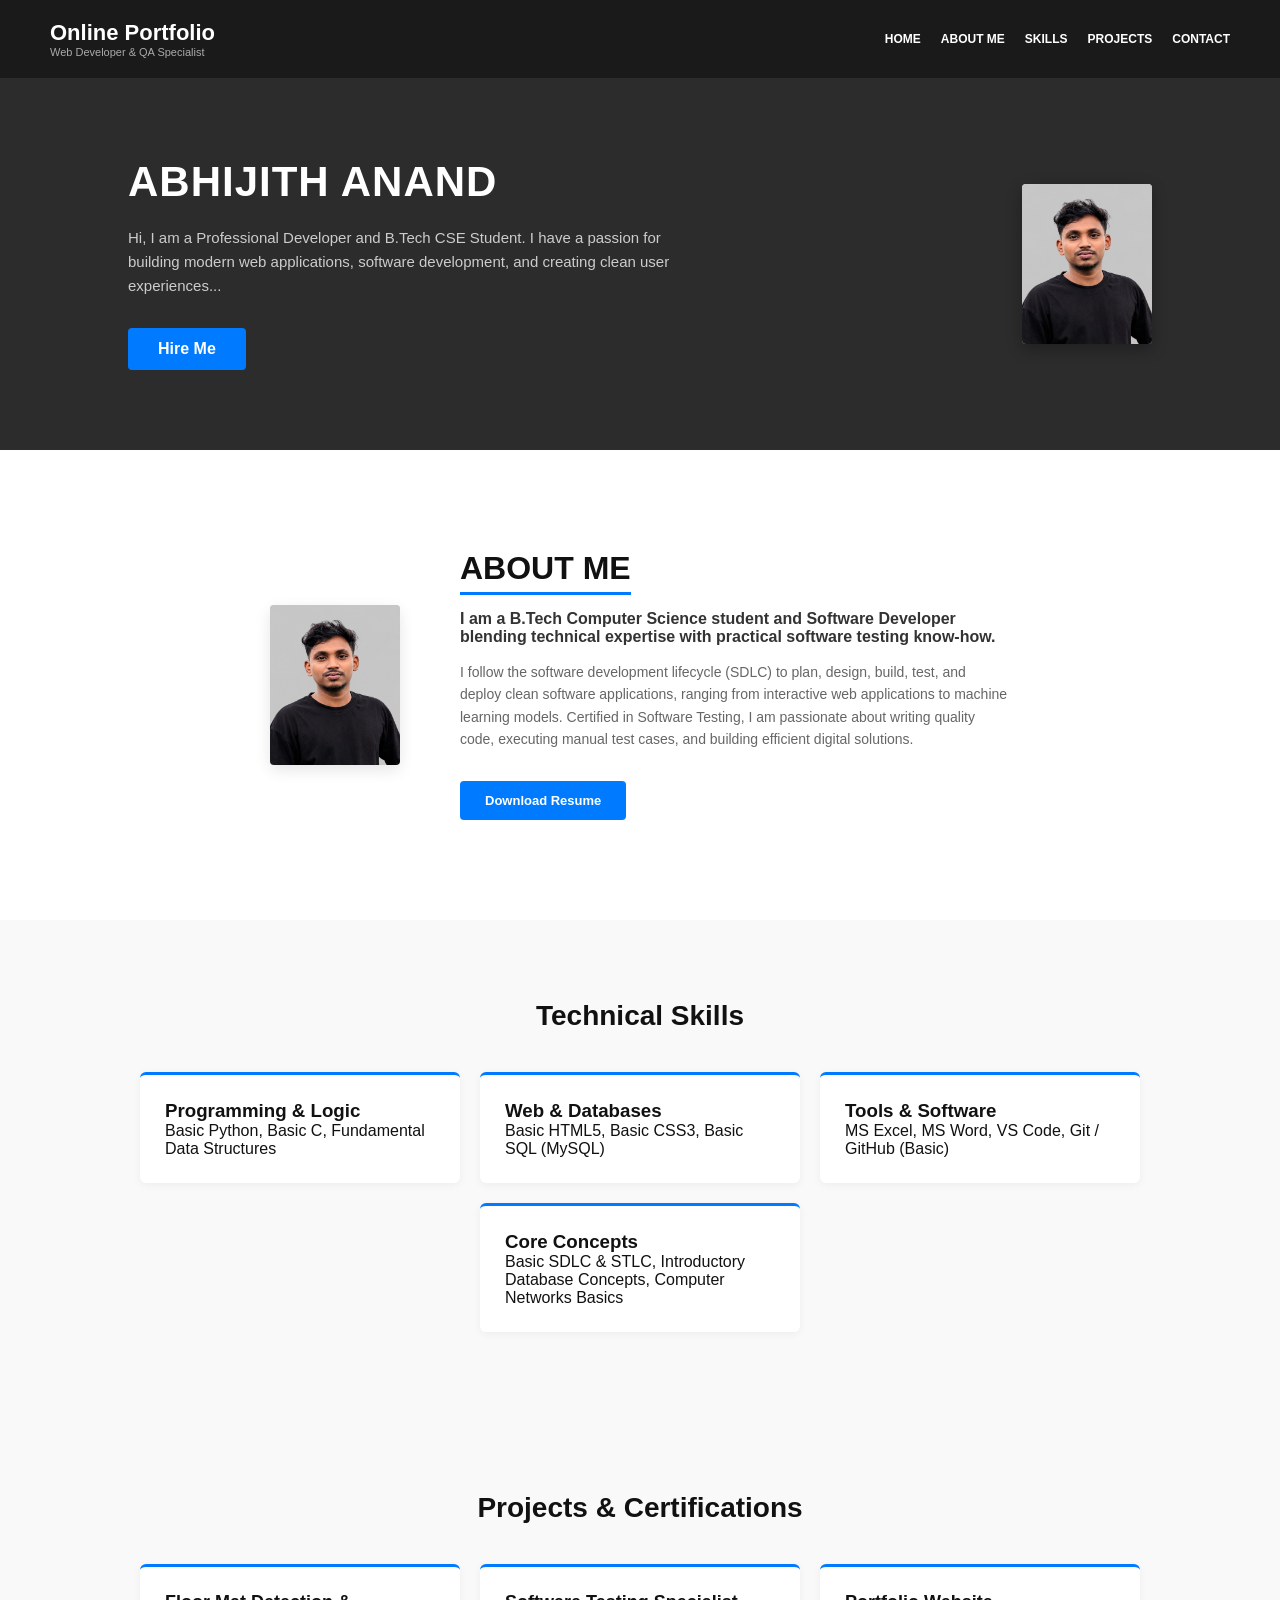
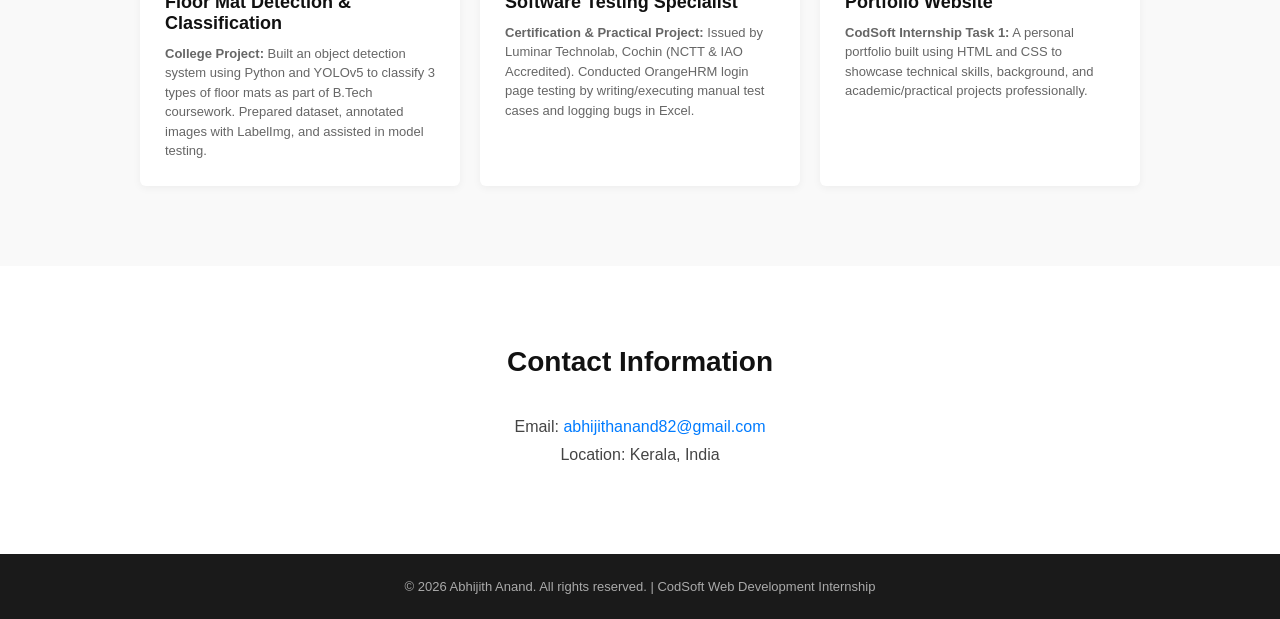
<file: Task-1_Portfolio/index.html>
<!DOCTYPE html>
<html lang="en">
<head>
    <meta charset="UTF-8">
    <meta name="viewport" content="width=device-width, initial-scale=1.0">
    <title>Portfolio - Abhijith Anand</title>
    <link rel="stylesheet" href="style.css">
</head>
<body>

    <!-- 1. Header Section -->
    <header class="navbar">
        <div class="nav-brand">
            <h2>Online Portfolio</h2>
            <p>Web Developer & QA Specialist</p>
        </div>
        <nav class="nav-links">
            <a href="#home">HOME</a>
            <a href="#about">ABOUT ME</a>
            <a href="#skill">SKILLS</a>
            <a href="#works">PROJECTS</a>
            <a href="#contact">CONTACT</a>
        </nav>
    </header>

    <!-- Hero / Intro Section -->
    <section id="home" class="hero-section">
        <div class="hero-text">
            <h1>ABHIJITH ANAND</h1>
            <p>Hi, I am a Professional Developer and B.Tech CSE Student. I have a passion for building modern web applications, software development, and creating clean user experiences...</p>
            <a href="#contact" class="btn-hire">Hire Me</a>
        </div>
        <div class="hero-image-box">
            <img src="assets/profile.jpg" alt="Abhijith Anand">
        </div>
    </section>

   <!-- 2. About Section -->
    <section id="about" class="about-section">
        <div class="about-image-box">
            <img src="assets/profile.jpg" alt="Abhijith Anand">
        </div>
        <div class="about-content">
            <h2>ABOUT ME</h2>
            <p class="about-lead">I am a B.Tech Computer Science student and Software Developer blending technical expertise with practical software testing know-how.</p>
            <p class="about-desc">I follow the software development lifecycle (SDLC) to plan, design, build, test, and deploy clean software applications, ranging from interactive web applications to machine learning models. Certified in Software Testing, I am passionate about writing quality code, executing manual test cases, and building efficient digital solutions.</p>
            
            <!-- 5. Resume Section -->
           

<a href="assets/Professional%20Resume.pdf" download class="resume-btn">Download Resume</a>
        </div>
    </section>

    <!-- 3. Skills Section -->
    <section id="skill" class="skills-section">
        <h2>Technical Skills</h2>
        <div class="skills-grid">
            <div class="skill-card">
                <h3>Programming & Logic</h3>
                <p>Basic Python, Basic C, Fundamental Data Structures</p>
            </div>
            <div class="skill-card">
                <h3>Web & Databases</h3>
                <p>Basic HTML5, Basic CSS3, Basic SQL (MySQL)</p>
            </div>
            <div class="skill-card">
                <h3>Tools & Software</h3>
                <p>MS Excel, MS Word, VS Code, Git / GitHub (Basic)</p>
            </div>
            <div class="skill-card">
                <h3>Core Concepts</h3>
                <p>Basic SDLC & STLC, Introductory Database Concepts, Computer Networks Basics</p>
            </div>
        </div>
    </section>

    <!-- 4. Projects & Certifications Section -->
    <section id="works" class="projects-section">
        <h2>Projects & Certifications</h2>
        <div class="projects-grid">
            
            <!-- Project 1 -->
            <div class="project-card">
                <h3>Floor Mat Detection & Classification</h3>
                <p><strong>College Project:</strong> Built an object detection system using Python and YOLOv5 to classify 3 types of floor mats as part of B.Tech coursework. Prepared dataset, annotated images with LabelImg, and assisted in model testing.</p>
            </div>

            <!-- Project 2 -->
            <div class="project-card">
                <h3>Software Testing Specialist</h3>
                <p><strong>Certification & Practical Project:</strong> Issued by Luminar Technolab, Cochin (NCTT & IAO Accredited). Conducted OrangeHRM login page testing by writing/executing manual test cases and logging bugs in Excel.</p>
            </div>

            <!-- Project 3 -->
            <div class="project-card">
                <h3>Portfolio Website</h3>
                <p><strong>CodSoft Internship Task 1:</strong> A personal portfolio built using HTML and CSS to showcase technical skills, background, and academic/practical projects professionally.</p>
            </div>

        </div>
    </section>

    <!-- 6. Contact Section -->
    <section id="contact" class="contact-section">
        <h2>Contact Information</h2>
        <p>Email: <a href="mailto:abhijithanand82@gmail.com">abhijithanand82@gmail.com</a></p>
        <p>Location: Kerala, India</p>
    </section>

    <!-- 7. Footer -->
    <footer>
        <p>&copy; 2026 Abhijith Anand. All rights reserved. | CodSoft Web Development Internship</p>
    </footer>

</body>
</html>
</file>
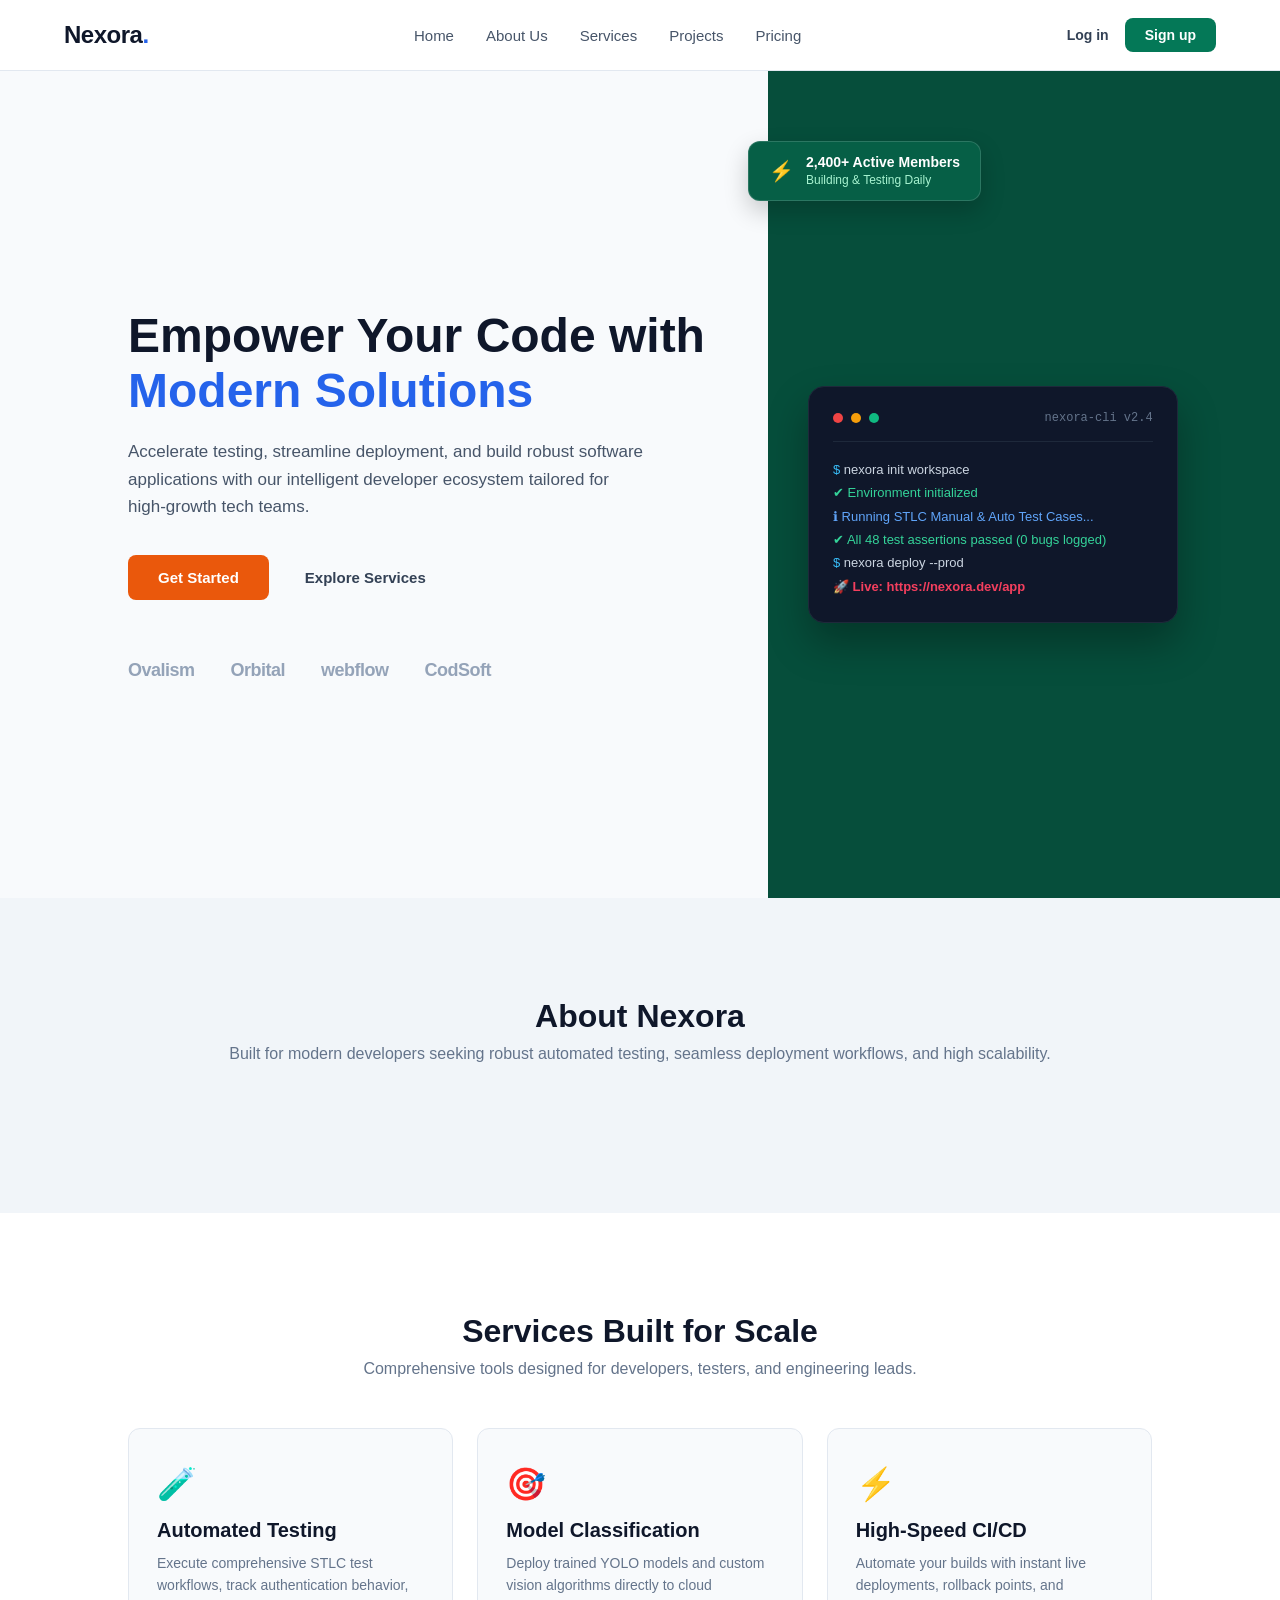
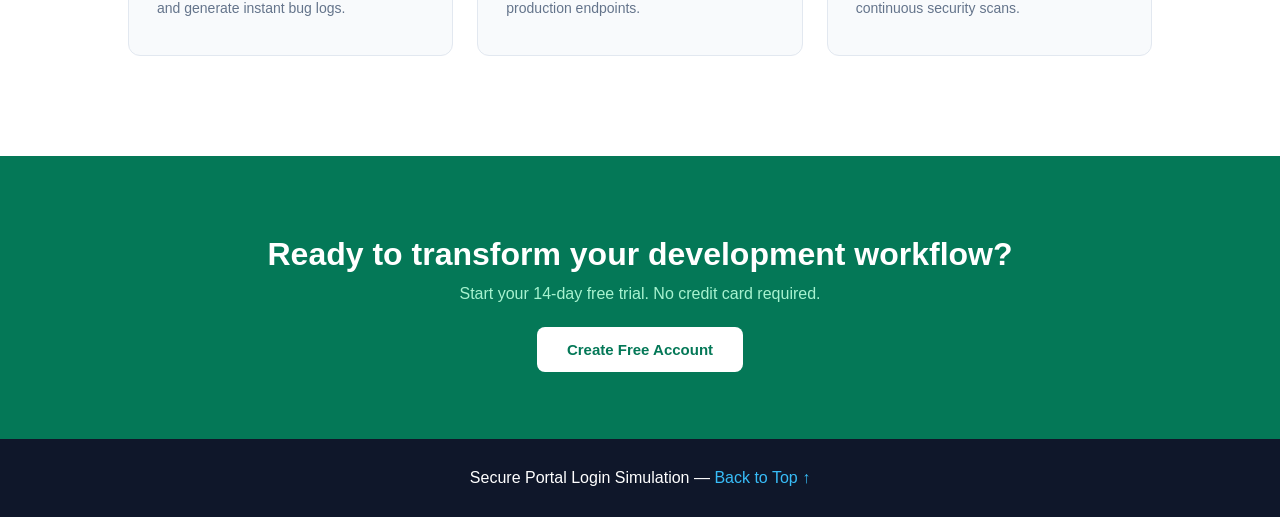
<file: Task-2_LandingPage/index.html>
<!DOCTYPE html>
<html lang="en">
<head>
    <meta charset="UTF-8">
    <meta name="viewport" content="width=device-width, initial-scale=1.0">
    <title>Nexora - Next-Gen Developer Platform</title>
    <link rel="stylesheet" href="style.css">
</head>
<body>

    <!-- Header Section -->
    <header class="navbar">
        <div class="nav-container">
            <div class="logo">Nexora<span>.</span></div>
            <nav class="nav-links">
                <a href="#home">Home</a>
                <a href="#about">About Us</a>
                <a href="#services">Services</a>
                <a href="#projects">Projects</a>
                <a href="#pricing">Pricing</a>
            </nav>
            <div class="nav-auth">
    <a href="#" onclick="alert('Login modal coming soon!')" class="btn-login">Log in</a>
    <a href="#" onclick="alert('Sign up flow coming soon!')" class="btn-signup">Sign up</a>
</div>
        
    </header>

    <!-- Hero Section with Visual Split -->
    <section id="home" class="hero-wrapper">
        <div class="hero-left">
            <h1>Empower Your Code with <span>Modern Solutions</span></h1>
            <p>Accelerate testing, streamline deployment, and build robust software applications with our intelligent developer ecosystem tailored for high-growth tech teams.</p>
            <div class="hero-actions">
                <a href="#services" class="btn-primary">Get Started</a>
                <a href="#services" class="btn-secondary">Explore Services</a>
            </div>
            
            <!-- Trust / Partner Logos -->
            <div class="partner-logos">
                <span>Ovalism</span>
                <span>Orbital</span>
                <span>webflow</span>
                <span>CodSoft</span>
            </div>
        </div>

        <div class="hero-right">
            <!-- Floating Badge Overlay -->
            <div class="stat-badge">
                <div class="badge-icon">⚡</div>
                <div class="badge-text">
                    <strong>2,400+ Active Members</strong>
                    <span>Building & Testing Daily</span>
                </div>
            </div>

            <!-- Terminal / Preview Box -->
            <div class="code-card">
                <div class="card-header">
                    <span class="dot red"></span>
                    <span class="dot yellow"></span>
                    <span class="dot green"></span>
                    <span class="card-title">nexora-cli v2.4</span>
                </div>
                <div class="card-body">
                    <p class="line"><span>$</span> nexora init workspace</p>
                    <p class="line text-green">✔ Environment initialized</p>
                    <p class="line text-blue">ℹ Running STLC Manual & Auto Test Cases...</p>
                    <p class="line text-green">✔ All 48 test assertions passed (0 bugs logged)</p>
                    <p class="line"><span>$</span> nexora deploy --prod</p>
                    <p class="line highlight">🚀 Live: https://nexora.dev/app</p>
                </div>
            </div>
        </div>
    </section>

    <!-- About Us Section -->
    <section id="about" class="services-section" style="background-color: #f1f5f9;">
        <div class="section-heading">
            <h2>About Nexora</h2>
            <p>Built for modern developers seeking robust automated testing, seamless deployment workflows, and high scalability.</p>
        </div>
    </section>

    <!-- Services / Features Section -->
    <section id="services" class="services-section">
        <div class="section-heading">
            <h2>Services Built for Scale</h2>
            <p>Comprehensive tools designed for developers, testers, and engineering leads.</p>
        </div>
        
        <div class="services-grid" id="projects">
            <div class="service-card">
                <div class="icon">🧪</div>
                <h3>Automated Testing</h3>
                <p>Execute comprehensive STLC test workflows, track authentication behavior, and generate instant bug logs.</p>
            </div>
            <div class="service-card">
                <div class="icon">🎯</div>
                <h3>Model Classification</h3>
                <p>Deploy trained YOLO models and custom vision algorithms directly to cloud production endpoints.</p>
            </div>
            <div class="service-card">
                <div class="icon">⚡</div>
                <h3>High-Speed CI/CD</h3>
                <p>Automate your builds with instant live deployments, rollback points, and continuous security scans.</p>
            </div>
        </div>
    </section>

    <!-- Contact CTA Banner / Pricing / Signup Target -->
    <section id="pricing" class="cta-banner">
        <h2>Ready to transform your development workflow?</h2>
        <p>Start your 14-day free trial. No credit card required.</p>
        <div id="signup" style="padding-top: 10px;">
            <a href="#home" class="btn-primary" style="background-color: #ffffff; color: #047857;">Create Free Account</a>
        </div>
    </section>

    <!-- Login Target Anchor -->
    <div id="login" style="padding: 30px; text-align: center; background-color: #0f172a; color: #fff;">
        <p>Secure Portal Login Simulation — <a href="#home" style="color: #38bdf8; text-decoration: none;">Back to Top ↑</a></p>
    </div>
</file>
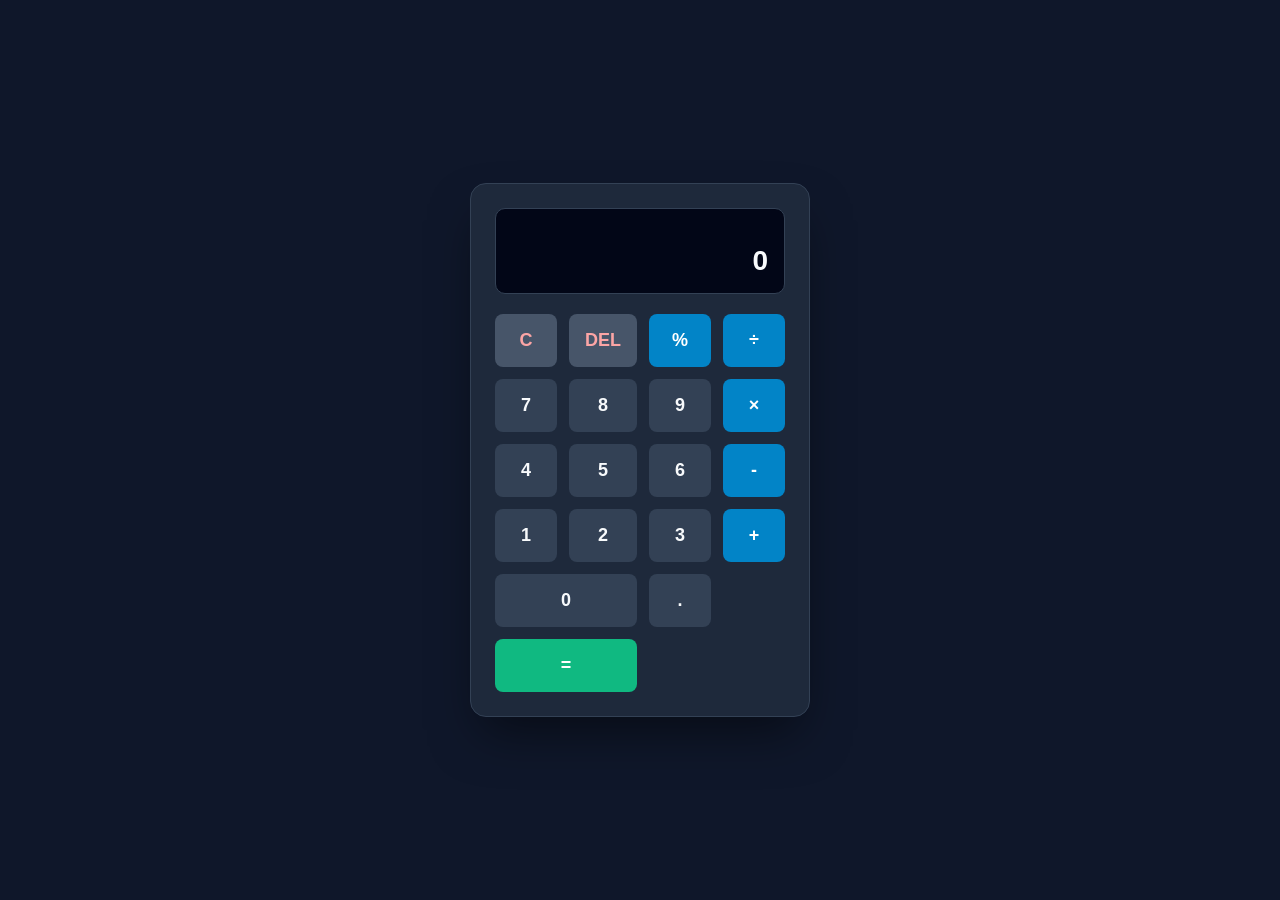
<file: Task-3_Calculator/index.html>
<!DOCTYPE html>
<html lang="en">
<head>
    <meta charset="UTF-8">
    <meta name="viewport" content="width=device-width, initial-scale=1.0">
    <title>Modern Calculator - CodSoft Task 3</title>
    <link rel="stylesheet" href="style.css">
</head>
<body>

    <div class="calculator-container">
        <!-- Calculator Screen -->
        <div class="display">
            <div id="previous-operand" class="previous-operand"></div>
            <div id="current-operand" class="current-operand">0</div>
        </div>

        <!-- Calculator Keypad Grid -->
        <div class="keypad">
            <button class="btn action" data-action="clear">C</button>
            <button class="btn action" data-action="delete">DEL</button>
            <button class="btn operator" data-operator="%">%</button>
            <button class="btn operator" data-operator="/">÷</button>

            <button class="btn number" data-number="7">7</button>
            <button class="btn number" data-number="8">8</button>
            <button class="btn number" data-number="9">9</button>
            <button class="btn operator" data-operator="*">×</button>

            <button class="btn number" data-number="4">4</button>
            <button class="btn number" data-number="5">5</button>
            <button class="btn number" data-number="6">6</button>
            <button class="btn operator" data-operator="-">-</button>

            <button class="btn number" data-number="1">1</button>
            <button class="btn number" data-number="2">2</button>
            <button class="btn number" data-number="3">3</button>
            <button class="btn operator" data-operator="+">+</button>

            <button class="btn number zero" data-number="0">0</button>
            <button class="btn number" data-number=".">.</button>
            <button class="btn equals" data-action="calculate">=</button>
        </div>
    </div>

    <script src="script.js"></script>
</body>
</html>
</file>
<file: Task-1_Portfolio/style.css>
* {
    margin: 0;
    padding: 0;
    box-sizing: border-box;
    font-family: Arial, sans-serif;
}

body {
    background-color: #ffffff;
    color: #111;
}

/* Navbar */
.navbar {
    display: flex;
    justify-content: space-between;
    align-items: center;
    background-color: #1a1a1a;
    color: #fff;
    padding: 20px 50px;
}

.nav-brand h2 {
    font-size: 22px;
    font-weight: bold;
}

.nav-brand p {
    font-size: 11px;
    color: #aaa;
}

.nav-links {
    display: flex;
    gap: 20px;
}

.nav-links a {
    color: #fff;
    text-decoration: none;
    font-size: 12px;
    font-weight: bold;
    transition: color 0.2s;
}

.nav-links a:hover {
    color: #007bff;
}

/* Hero Section */
.hero-section {
    background-color: #2c2c2c;
    color: #fff;
    display: flex;
    justify-content: space-between;
    align-items: center;
    padding: 80px 10%;
}

.hero-text {
    max-width: 550px;
}

.hero-text h1 {
    font-size: 42px;
    font-weight: bold;
    margin-bottom: 20px;
    letter-spacing: 1px;
}

.hero-text p {
    font-size: 15px;
    color: #ccc;
    line-height: 1.6;
    margin-bottom: 30px;
}

.btn-hire {
    display: inline-block;
    background-color: #007bff;
    color: #fff;
    padding: 12px 30px;
    text-decoration: none;
    font-weight: bold;
    border-radius: 4px;
}

.btn-hire:hover {
    background-color: #0056b3;
}

/* Passport Size Image Boxes */
.hero-image-box {
    width: 130px;
    height: 160px;
    background-color: #d1d1d1;
    display: flex;
    justify-content: center;
    align-items: center;
    box-shadow: 0 5px 15px rgba(0,0,0,0.3);
    overflow: hidden;
    border-radius: 4px;
}

/* About Section */
.about-section {
    display: flex;
    justify-content: center;
    align-items: center;
    gap: 60px;
    padding: 100px 10%;
    background-color: #fff;
}

.about-image-box {
    width: 130px;
    height: 160px;
    background-color: #d1d1d1;
    display: flex;
    justify-content: center;
    align-items: center;
    overflow: hidden;
    border-radius: 4px;
    box-shadow: 0 5px 15px rgba(0,0,0,0.1);
}

.about-content {
    max-width: 550px;
}

.about-content h2 {
    font-size: 32px;
    font-weight: bold;
    margin-bottom: 15px;
    border-bottom: 3px solid #007bff;
    display: inline-block;
    padding-bottom: 5px;
}

.about-lead {
    font-size: 16px;
    font-weight: bold;
    margin-bottom: 15px;
    color: #333;
}

.about-desc {
    font-size: 14px;
    color: #666;
    line-height: 1.6;
    margin-bottom: 30px;
}

.resume-btn {
    display: inline-block;
    background-color: #007bff;
    color: #fff;
    padding: 12px 25px;
    text-decoration: none;
    font-weight: bold;
    font-size: 13px;
    border-radius: 4px;
    transition: background-color 0.2s;
}

.resume-btn:hover {
    background-color: #0056b3;
}

/* Skills & Projects Sections */
.skills-section, .projects-section {
    padding: 80px 10%;
    text-align: center;
    background-color: #f9f9f9;
}

.skills-section h2, .projects-section h2, .contact-section h2 {
    font-size: 28px;
    margin-bottom: 40px;
    font-weight: bold;
}

.skills-grid, .projects-grid {
    display: flex;
    justify-content: center;
    gap: 20px;
    flex-wrap: wrap;
}

.skill-card, .project-card {
    background: #fff;
    padding: 25px;
    border-radius: 6px;
    box-shadow: 0 2px 8px rgba(0,0,0,0.05);
    flex: 1;
    min-width: 250px;
    max-width: 320px;
    border-top: 3px solid #007bff;
    text-align: left;
}

.project-card h3 {
    font-size: 18px;
    margin-bottom: 10px;
}

.project-card p {
    font-size: 13px;
    color: #666;
    line-height: 1.5;
}

/* Contact Section */
.contact-section {
    padding: 80px 10%;
    text-align: center;
    background-color: #fff;
}

.contact-section p {
    font-size: 16px;
    margin: 10px 0;
    color: #444;
}

.contact-section a {
    color: #007bff;
    text-decoration: none;
}

/* Footer */
footer {
    background-color: #1a1a1a;
    color: #aaa;
    text-align: center;
    padding: 25px;
    font-size: 13px;
}

/* Image Fit Fixes */
.hero-image-box img,
.about-image-box img {
    width: 100%;
    height: 100%;
    object-fit: cover;
}
</file>
<file: Task-2_LandingPage/style.css>
/* Reset & Base Setup */
html {
    scroll-behavior: smooth;
}

* {
    margin: 0;
    padding: 0;
    box-sizing: border-box;
    font-family: -apple-system, BlinkMacSystemFont, "Segoe UI", Roboto, Helvetica, Arial, sans-serif;
}

body {
    background-color: #f8fafc;
    color: #0f172a;
    overflow-x: hidden;
}

/* 1. Navbar Layout */
.navbar {
    background-color: #ffffff;
    border-bottom: 1px solid #e2e8f0;
    position: sticky;
    top: 0;
    z-index: 100;
}

.nav-container {
    max-width: 1200px;
    margin: 0 auto;
    padding: 18px 24px;
    display: flex;
    justify-content: space-between;
    align-items: center;
}

.logo {
    font-size: 24px;
    font-weight: 800;
    color: #0f172a;
    letter-spacing: -0.5px;
}

.logo span {
    color: #2563eb;
}

.nav-links {
    display: flex;
    gap: 32px;
}

.nav-links a {
    text-decoration: none;
    color: #475569;
    font-size: 15px;
    font-weight: 500;
    transition: color 0.2s ease;
}

.nav-links a:hover {
    color: #2563eb;
}

.nav-auth {
    display: flex;
    align-items: center;
    gap: 16px;
}

.btn-login {
    text-decoration: none;
    color: #334155;
    font-weight: 600;
    font-size: 14px;
}

.btn-signup {
    text-decoration: none;
    background-color: #047857;
    color: #ffffff;
    padding: 9px 20px;
    border-radius: 8px;
    font-size: 14px;
    font-weight: 600;
    transition: background 0.2s ease;
}

.btn-signup:hover {
    background-color: #065f46;
}

/* 2. Hero Section (Split Screen Style) */
.hero-wrapper {
    display: flex;
    min-height: calc(100vh - 73px);
    background: linear-gradient(90deg, #f8fafc 60%, #064e3b 60%);
}

.hero-left {
    width: 60%;
    padding: 80px 60px 60px 10%;
    display: flex;
    flex-direction: column;
    justify-content: center;
}

.hero-left h1 {
    font-size: 48px;
    line-height: 1.15;
    font-weight: 800;
    color: #0f172a;
    margin-bottom: 20px;
}

.hero-left h1 span {
    color: #2563eb;
}

.hero-left p {
    font-size: 17px;
    line-height: 1.6;
    color: #475569;
    margin-bottom: 35px;
    max-width: 520px;
}

.hero-actions {
    display: flex;
    align-items: center;
    gap: 16px;
    margin-bottom: 60px;
}

.btn-primary {
    background-color: #ea580c;
    color: #ffffff;
    padding: 14px 30px;
    border-radius: 8px;
    text-decoration: none;
    font-weight: 600;
    font-size: 15px;
    transition: background 0.2s ease;
}

.btn-primary:hover {
    background-color: #c2410c;
}

.btn-secondary {
    text-decoration: none;
    color: #334155;
    font-weight: 600;
    font-size: 15px;
    padding: 14px 20px;
}

.partner-logos {
    display: flex;
    gap: 36px;
    color: #94a3b8;
    font-weight: 700;
    font-size: 18px;
    letter-spacing: -0.5px;
}

/* Hero Right Section */
.hero-right {
    width: 40%;
    padding: 60px 8% 60px 40px;
    display: flex;
    flex-direction: column;
    justify-content: center;
    position: relative;
}

/* Floating Badge */
.stat-badge {
    position: absolute;
    top: 70px;
    left: -20px;
    background-color: #065f46;
    color: #ffffff;
    padding: 12px 20px;
    border-radius: 12px;
    display: flex;
    align-items: center;
    gap: 12px;
    box-shadow: 0 10px 25px rgba(0, 0, 0, 0.2);
    z-index: 10;
    border: 1px solid rgba(255, 255, 255, 0.15);
}

.badge-icon {
    font-size: 20px;
}

.badge-text strong {
    display: block;
    font-size: 14px;
}

.badge-text span {
    font-size: 12px;
    color: #a7f3d0;
}

/* Developer Console Card */
.code-card {
    background-color: #0f172a;
    border-radius: 16px;
    padding: 24px;
    box-shadow: 0 20px 40px rgba(0, 0, 0, 0.3);
    border: 1px solid #1e293b;
    margin-top: 40px;
}

.card-header {
    display: flex;
    align-items: center;
    gap: 8px;
    padding-bottom: 16px;
    border-bottom: 1px solid #1e293b;
    margin-bottom: 16px;
}

.dot {
    width: 10px;
    height: 10px;
    border-radius: 50%;
}
.red { background-color: #ef4444; }
.yellow { background-color: #f59e0b; }
.green { background-color: #10b981; }

.card-title {
    color: #64748b;
    font-size: 12px;
    margin-left: auto;
    font-family: monospace;
}

.card-body {
    font-family: "Courier New", Courier, monospace;
    font-size: 13px;
    line-height: 1.8;
}

.line { color: #cbd5e1; }
.line span { color: #38bdf8; }
.text-green { color: #34d399; }
.text-blue { color: #60a5fa; }
.highlight { color: #f43f5e; font-weight: bold; }

/* 3. Services Section */
.services-section {
    padding: 100px 10%;
    background-color: #ffffff;
    text-align: center;
}

.section-heading h2 {
    font-size: 32px;
    font-weight: 800;
    margin-bottom: 10px;
}

.section-heading p {
    color: #64748b;
    font-size: 16px;
    margin-bottom: 50px;
}

.services-grid {
    display: flex;
    gap: 24px;
    justify-content: center;
}

.service-card {
    background-color: #f8fafc;
    border: 1px solid #e2e8f0;
    padding: 36px 28px;
    border-radius: 12px;
    flex: 1;
    text-align: left;
    transition: transform 0.2s ease, box-shadow 0.2s ease;
}

.service-card:hover {
    transform: translateY(-4px);
    box-shadow: 0 12px 24px rgba(0, 0, 0, 0.05);
}

.service-card .icon {
    font-size: 32px;
    margin-bottom: 16px;
}

.service-card h3 {
    font-size: 20px;
    margin-bottom: 10px;
    color: #0f172a;
}

.service-card p {
    font-size: 14px;
    color: #64748b;
    line-height: 1.6;
}

/* 4. CTA Banner */
.cta-banner {
    background-color: #047857;
    color: #ffffff;
    text-align: center;
    padding: 80px 20px;
}

.cta-banner h2 {
    font-size: 32px;
    font-weight: 800;
    margin-bottom: 12px;
}

.cta-banner p {
    color: #a7f3d0;
    margin-bottom: 28px;
    font-size: 16px;
}

/* 5. Footer */
footer {
    background-color: #022c22;
    color: #6ee7b7;
    text-align: center;
    padding: 24px;
    font-size: 13px;
}

/* Responsive Rules */
@media (max-width: 900px) {
    .hero-wrapper {
        flex-direction: column;
        background: #f8fafc;
    }
    .hero-left, .hero-right {
        width: 100%;
        padding: 40px 24px;
    }
    .hero-right {
        background-color: #064e3b;
    }
    .services-grid {
        flex-direction: column;
    }
}
</file>
<file: Task-3_Calculator/style.css>
* {
    margin: 0;
    padding: 0;
    box-sizing: border-box;
    font-family: 'Segoe UI', Tahoma, Geneva, Verdana, sans-serif;
}

body {
    background-color: #0f172a;
    display: flex;
    justify-content: center;
    align-items: center;
    height: 100vh;
}

.calculator-container {
    background-color: #1e293b;
    border: 1px solid #334155;
    border-radius: 16px;
    width: 340px;
    padding: 24px;
    box-shadow: 0 25px 50px -12px rgba(0, 0, 0, 0.5);
}

.display {
    background-color: #020617;
    border: 1px solid #334155;
    border-radius: 10px;
    padding: 16px;
    margin-bottom: 20px;
    text-align: right;
    word-break: break-all;
    min-height: 80px;
    display: flex;
    flex-direction: column;
    justify-content: space-between;
}

.previous-operand {
    color: #64748b;
    font-size: 14px;
    min-height: 20px;
}

.current-operand {
    color: #f8fafc;
    font-size: 28px;
    font-weight: 600;
}

.keypad {
    display: grid;
    grid-template-columns: repeat(4, 1fr);
    gap: 12px;
}

.btn {
    background-color: #334155;
    color: #f8fafc;
    border: none;
    border-radius: 8px;
    padding: 16px;
    font-size: 18px;
    font-weight: 600;
    cursor: pointer;
    transition: background 0.2s ease, transform 0.1s ease;
}

.btn:hover {
    background-color: #475569;
}

.btn:active {
    transform: scale(0.95);
}

.operator {
    background-color: #0284c7;
    color: #ffffff;
}

.operator:hover {
    background-color: #0369a1;
}

.action {
    background-color: #475569;
    color: #fca5a5;
}

.action:hover {
    background-color: #64748b;
}

.equals {
    background-color: #10b981;
    color: #ffffff;
    grid-column: span 2;
}

.equals:hover {
    background-color: #059669;
}

.zero {
    grid-column: span 2;
}
</file>
